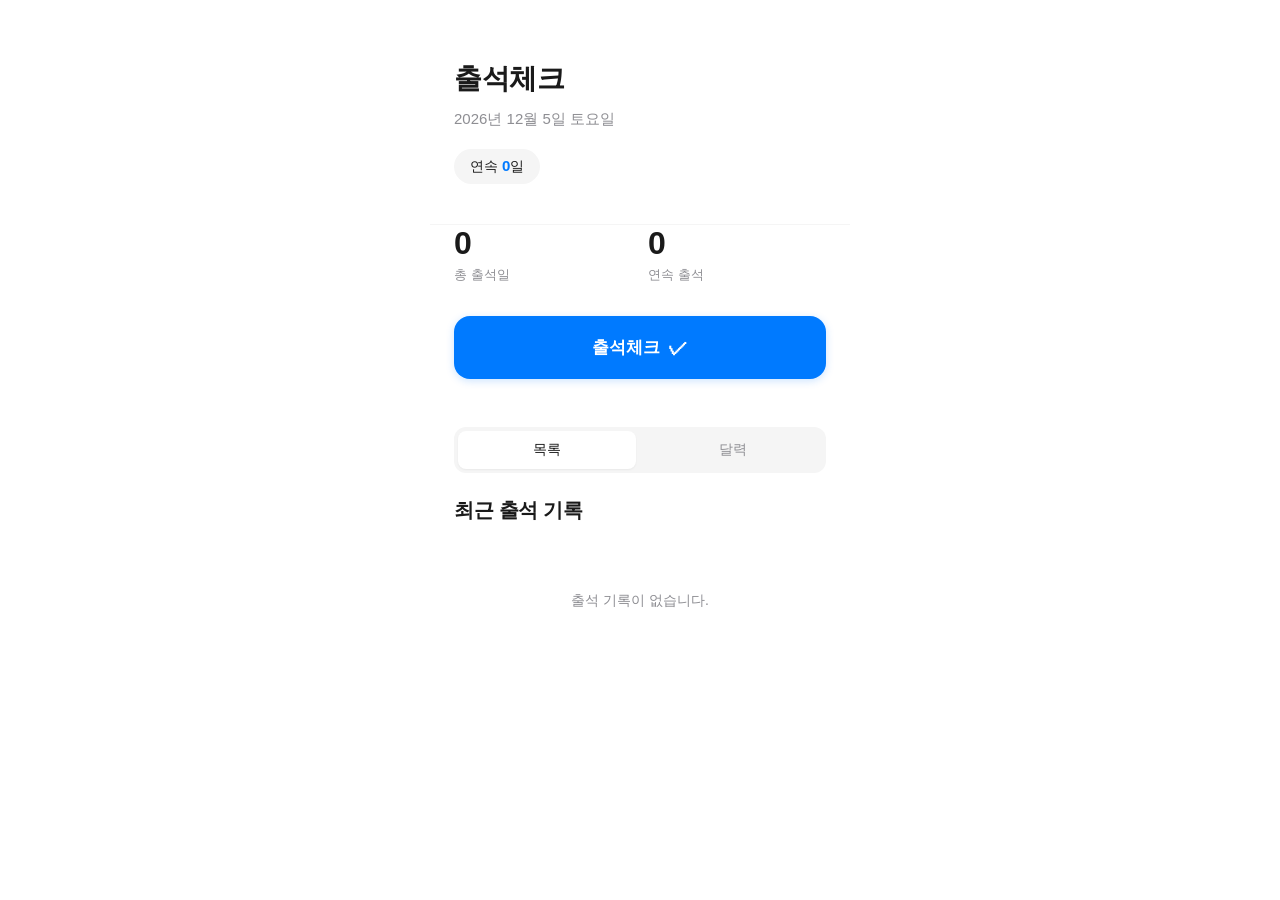
<file: index.html>
<!DOCTYPE html>
<html lang="ko">
<head>
    <meta charset="UTF-8">
    <meta name="viewport" content="width=device-width, initial-scale=1.0">
    <title>출석체크 앱</title>
    <meta name="description" content="간단하고 깔끔한 출석체크 앱">
    <meta name="theme-color" content="#007aff">
    <link rel="manifest" href="manifest.json">
    <link rel="stylesheet" href="style.css">
</head>
<body>
    <div class="container">
        <header>
            <h1>출석체크</h1>
            <p class="date" id="currentDate"></p>
            <div class="streak-badge" id="streakBadge">
                <span class="streak-text">연속 <strong id="headerStreak">0</strong>일</span>
            </div>
        </header>

        <main>
            <div class="attendance-card">
                <div class="stats">
                    <div class="stat-item">
                        <h2 id="totalDays">0</h2>
                        <p>총 출석일</p>
                    </div>
                    <div class="stat-item">
                        <h2 id="currentStreak">0</h2>
                        <p>연속 출석</p>
                    </div>
                </div>

                <button class="check-btn" id="checkBtn">
                    <span class="btn-text">출석체크</span>
                    <span class="btn-icon">✓</span>
                </button>

                <button class="cancel-btn" id="cancelBtn" style="display: none;">
                    <span class="btn-text">출석 취소</span>
                    <span class="btn-icon">✕</span>
                </button>

                <div class="status-message" id="statusMessage"></div>
            </div>

            <div class="history-section">
                <div class="view-toggle">
                    <button class="toggle-btn active" data-view="list">목록</button>
                    <button class="toggle-btn" data-view="calendar">달력</button>
                </div>
                
                <div class="history-view list-view" id="listView">
                    <h3>최근 출석 기록</h3>
                    <div class="history-list" id="historyList">
                        <p class="no-history">출석 기록이 없습니다.</p>
                    </div>
                </div>
                
                <div class="history-view calendar-view" id="calendarView" style="display: none;">
                    <h3>출석 달력</h3>
                    <div class="calendar-controls">
                        <button class="calendar-nav-btn" id="prevMonth">‹</button>
                        <h4 id="calendarMonth"></h4>
                        <button class="calendar-nav-btn" id="nextMonth">›</button>
                    </div>
                    <div class="calendar-container" id="calendarContainer"></div>
                </div>
            </div>
        </main>
    </div>

    <script src="script.js"></script>
</body>
</html>
</file>
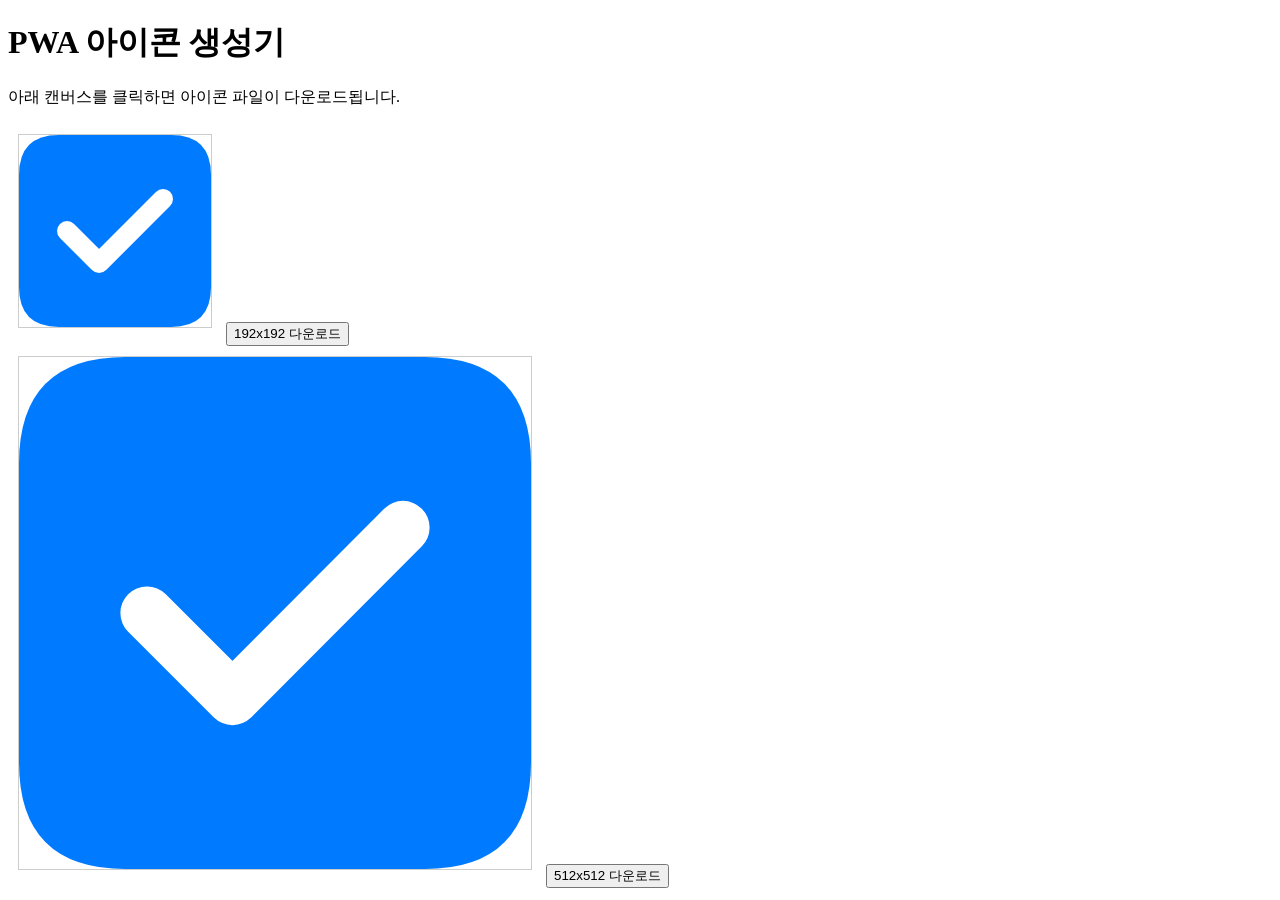
<file: create-icons.html>
<!DOCTYPE html>
<html>
<head>
<title>PWA Icon Generator</title>
</head>
<body>
<h1>PWA 아이콘 생성기</h1>
<p>아래 캔버스를 클릭하면 아이콘 파일이 다운로드됩니다.</p>
<canvas id="canvas192" width="192" height="192" style="border: 1px solid #ccc; cursor: pointer; margin: 10px;"></canvas>
<button onclick="downloadIcon(192)">192x192 다운로드</button>
<br>
<canvas id="canvas512" width="512" height="512" style="border: 1px solid #ccc; cursor: pointer; margin: 10px;"></canvas>
<button onclick="downloadIcon(512)">512x512 다운로드</button>

<script>
function drawIcon(canvas, size) {
  const ctx = canvas.getContext('2d');
  const radius = size * 0.208; // 40/192 비율
  
  // 배경 (둥근 모서리)
  ctx.fillStyle = '#007aff';
  ctx.beginPath();
  ctx.moveTo(radius, 0);
  ctx.lineTo(size - radius, 0);
  ctx.quadraticCurveTo(size, 0, size, radius);
  ctx.lineTo(size, size - radius);
  ctx.quadraticCurveTo(size, size, size - radius, size);
  ctx.lineTo(radius, size);
  ctx.quadraticCurveTo(0, size, 0, size - radius);
  ctx.lineTo(0, radius);
  ctx.quadraticCurveTo(0, 0, radius, 0);
  ctx.closePath();
  ctx.fill();
  
  // 체크마크 (흰색)
  ctx.strokeStyle = 'white';
  ctx.lineWidth = size * 0.104; // 20/192 비율
  ctx.lineCap = 'round';
  ctx.lineJoin = 'round';
  ctx.beginPath();
  ctx.moveTo(size * 0.25, size * 0.5);
  ctx.lineTo(size * 0.417, size * 0.667);
  ctx.lineTo(size * 0.75, size * 0.333);
  ctx.stroke();
}

function downloadIcon(size) {
  const canvas = document.getElementById(`canvas${size}`);
  canvas.toBlob((blob) => {
    const url = URL.createObjectURL(blob);
    const a = document.createElement('a');
    a.href = url;
    a.download = `icon-${size}.png`;
    document.body.appendChild(a);
    a.click();
    document.body.removeChild(a);
    URL.revokeObjectURL(url);
  }, 'image/png');
}

// 아이콘 그리기
drawIcon(document.getElementById('canvas192'), 192);
drawIcon(document.getElementById('canvas512'), 512);
</script>
</body>
</html>
</file>
<file: style.css>
* {
    margin: 0;
    padding: 0;
    box-sizing: border-box;
}

body {
    font-family: -apple-system, BlinkMacSystemFont, 'Segoe UI', Roboto, 'Helvetica Neue', Arial, sans-serif;
    background: #ffffff;
    min-height: 100vh;
    padding: 0;
    color: #1a1a1a;
    -webkit-font-smoothing: antialiased;
    -moz-osx-font-smoothing: grayscale;
}

.container {
    width: 100%;
    max-width: 420px;
    margin: 0 auto;
    background: #ffffff;
    min-height: 100vh;
}

header {
    background: #ffffff;
    padding: 60px 24px 40px;
    text-align: left;
    border-bottom: 1px solid #f5f5f5;
}

header h1 {
    font-size: 28px;
    font-weight: 600;
    margin-bottom: 12px;
    color: #1a1a1a;
    letter-spacing: -0.5px;
}

.date {
    font-size: 15px;
    color: #8e8e93;
    margin-bottom: 20px;
    font-weight: 400;
}

.streak-badge {
    display: inline-flex;
    align-items: center;
    gap: 6px;
    background: #f5f5f5;
    padding: 8px 16px;
    border-radius: 20px;
    font-size: 14px;
    font-weight: 500;
    color: #1a1a1a;
}

.streak-text {
    color: #1a1a1a;
}

.streak-text strong {
    font-weight: 600;
    font-size: 15px;
    color: #007aff;
}

main {
    padding: 0 24px 40px;
}

.attendance-card {
    margin-bottom: 48px;
}

.stats {
    display: flex;
    gap: 16px;
    margin-bottom: 32px;
}

.stat-item {
    flex: 1;
    text-align: left;
    padding: 0;
}

.stat-item h2 {
    font-size: 32px;
    font-weight: 600;
    color: #1a1a1a;
    margin-bottom: 4px;
    letter-spacing: -1px;
}

.stat-item p {
    font-size: 13px;
    color: #8e8e93;
    font-weight: 400;
}

.check-btn {
    width: 100%;
    padding: 20px;
    font-size: 17px;
    font-weight: 600;
    color: #ffffff;
    background: #007aff;
    border: none;
    border-radius: 16px;
    cursor: pointer;
    transition: all 0.2s cubic-bezier(0.4, 0, 0.2, 1);
    display: flex;
    align-items: center;
    justify-content: center;
    gap: 8px;
    position: relative;
    overflow: hidden;
    box-shadow: 0 2px 8px rgba(0, 122, 255, 0.2);
    -webkit-tap-highlight-color: transparent;
}

.check-btn:active {
    transform: scale(0.98);
    box-shadow: 0 1px 4px rgba(0, 122, 255, 0.3);
}

.check-btn.checked {
    background: #34c759;
    box-shadow: 0 2px 8px rgba(52, 199, 89, 0.2);
}

.check-btn.checked:active {
    box-shadow: 0 1px 4px rgba(52, 199, 89, 0.3);
}

.check-btn::before {
    content: '';
    position: absolute;
    top: 50%;
    left: 50%;
    width: 0;
    height: 0;
    border-radius: 50%;
    background: rgba(255, 255, 255, 0.3);
    transform: translate(-50%, -50%);
    transition: width 0.6s, height 0.6s;
}

.check-btn.ripple::before {
    width: 300px;
    height: 300px;
}

.btn-text {
    position: relative;
    z-index: 1;
}

.btn-icon {
    font-size: 20px;
    position: relative;
    z-index: 1;
    transition: transform 0.3s cubic-bezier(0.68, -0.55, 0.265, 1.55);
}

.check-btn.checked .btn-icon {
    transform: scale(1.2);
}

.cancel-btn {
    width: 100%;
    padding: 16px;
    font-size: 16px;
    font-weight: 500;
    color: #1a1a1a;
    background: #f5f5f5;
    border: none;
    border-radius: 16px;
    cursor: pointer;
    transition: all 0.2s cubic-bezier(0.4, 0, 0.2, 1);
    display: flex;
    align-items: center;
    justify-content: center;
    gap: 8px;
    margin-top: 12px;
    -webkit-tap-highlight-color: transparent;
}

.cancel-btn:active {
    transform: scale(0.98);
    background: #e5e5e5;
}

.cancel-btn .btn-icon {
    font-size: 18px;
    transition: transform 0.2s ease;
}

.cancel-btn:active .btn-icon {
    transform: scale(0.9);
}

.status-message {
    margin-top: 16px;
    padding: 12px 16px;
    border-radius: 12px;
    font-size: 14px;
    font-weight: 500;
    display: none;
    text-align: center;
    animation: slideDown 0.3s ease-out;
}

@keyframes slideDown {
    from {
        opacity: 0;
        transform: translateY(-10px);
    }
    to {
        opacity: 1;
        transform: translateY(0);
    }
}

.status-message.show {
    display: block;
}

.status-message.success {
    background: #d1f2dd;
    color: #1e7e34;
}

.status-message.info {
    background: #e3f2fd;
    color: #1565c0;
}

.history-section {
    margin-top: 0;
}

.view-toggle {
    display: flex;
    gap: 8px;
    margin-bottom: 24px;
    background: #f5f5f5;
    padding: 4px;
    border-radius: 12px;
}

.toggle-btn {
    flex: 1;
    padding: 10px;
    background: transparent;
    border: none;
    border-radius: 8px;
    font-size: 14px;
    font-weight: 500;
    color: #8e8e93;
    cursor: pointer;
    transition: all 0.2s ease;
    -webkit-tap-highlight-color: transparent;
}

.toggle-btn.active {
    background: #ffffff;
    color: #1a1a1a;
    box-shadow: 0 1px 2px rgba(0, 0, 0, 0.05);
}

.history-view h3 {
    font-size: 20px;
    font-weight: 600;
    margin-bottom: 20px;
    color: #1a1a1a;
    letter-spacing: -0.3px;
}

.history-list {
    background: transparent;
    border-radius: 0;
    padding: 0;
    max-height: 400px;
    overflow-y: auto;
}

.no-history {
    text-align: center;
    color: #8e8e93;
    padding: 48px 20px;
    font-size: 14px;
}

.history-item {
    display: flex;
    justify-content: space-between;
    align-items: center;
    padding: 16px 0;
    background: transparent;
    border-bottom: 1px solid #f5f5f5;
    border-radius: 0;
    margin-bottom: 0;
    box-shadow: none;
}

.history-item:last-child {
    border-bottom: none;
}

.history-date {
    font-weight: 500;
    color: #1a1a1a;
    font-size: 15px;
}

.history-time {
    font-size: 14px;
    color: #8e8e93;
    font-weight: 400;
}

/* 스크롤바 스타일 */
.history-list::-webkit-scrollbar {
    width: 4px;
}

.history-list::-webkit-scrollbar-track {
    background: transparent;
}

.history-list::-webkit-scrollbar-thumb {
    background: #e0e0e0;
    border-radius: 2px;
}

.history-list::-webkit-scrollbar-thumb:hover {
    background: #bdbdbd;
}

/* 달력 스타일 */
.calendar-controls {
    display: flex;
    align-items: center;
    justify-content: space-between;
    margin-bottom: 24px;
    padding: 0;
}

.calendar-controls h4 {
    font-size: 18px;
    font-weight: 600;
    color: #1a1a1a;
    margin: 0;
    letter-spacing: -0.3px;
}

.calendar-nav-btn {
    width: 36px;
    height: 36px;
    border: none;
    background: #f5f5f5;
    border-radius: 50%;
    font-size: 20px;
    font-weight: 400;
    color: #1a1a1a;
    cursor: pointer;
    transition: all 0.2s ease;
    display: flex;
    align-items: center;
    justify-content: center;
    -webkit-tap-highlight-color: transparent;
}

.calendar-nav-btn:active {
    background: #e5e5e5;
    transform: scale(0.95);
}

.calendar-container {
    background: transparent;
    border-radius: 0;
    padding: 0;
}

.calendar-grid {
    width: 100%;
}

.calendar-weekdays {
    display: grid;
    grid-template-columns: repeat(7, 1fr);
    gap: 0;
    margin-bottom: 8px;
}

.calendar-weekday {
    text-align: center;
    font-weight: 500;
    font-size: 13px;
    color: #8e8e93;
    padding: 8px 0;
}

.calendar-days {
    display: grid;
    grid-template-columns: repeat(7, 1fr);
    gap: 4px;
}

.calendar-day {
    aspect-ratio: 1;
    display: flex;
    flex-direction: column;
    align-items: center;
    justify-content: center;
    background: transparent;
    border-radius: 10px;
    cursor: pointer;
    transition: all 0.2s ease;
    position: relative;
    padding: 0;
}

.calendar-day:hover {
    background: #f5f5f5;
}

.calendar-day:active {
    transform: scale(0.95);
}

.calendar-day.other-month {
    opacity: 0.2;
}

.calendar-day.today {
    background: #007aff;
    color: #ffffff;
    font-weight: 600;
}

.calendar-day.today .day-number {
    color: #ffffff;
}

.calendar-day.attended {
    background: #e8f5e9;
    border: none;
}

.calendar-day.attended.today {
    background: #007aff;
}

.calendar-day.attended:not(.today) .day-number {
    color: #34c759;
    font-weight: 600;
}

.day-number {
    font-size: 14px;
    font-weight: 400;
    color: #1a1a1a;
}

.attendance-mark {
    position: absolute;
    top: 4px;
    right: 4px;
    font-size: 8px;
    color: #34c759;
    font-weight: 600;
}

.calendar-day.today .attendance-mark {
    color: #ffffff;
}

/* 애니메이션 */
@keyframes checkAnimation {
    0% {
        transform: scale(0) rotate(-45deg);
        opacity: 0;
    }
    50% {
        transform: scale(1.3) rotate(0deg);
    }
    100% {
        transform: scale(1) rotate(0deg);
        opacity: 1;
    }
}

.check-btn.checked .btn-icon {
    animation: checkAnimation 0.5s cubic-bezier(0.68, -0.55, 0.265, 1.55);
}

/* 모바일 최적화 */
@media (max-width: 375px) {
    header {
        padding: 40px 20px 32px;
    }
    
    main {
        padding: 0 20px 32px;
    }
    
    .stat-item h2 {
        font-size: 28px;
    }
}
</file>
